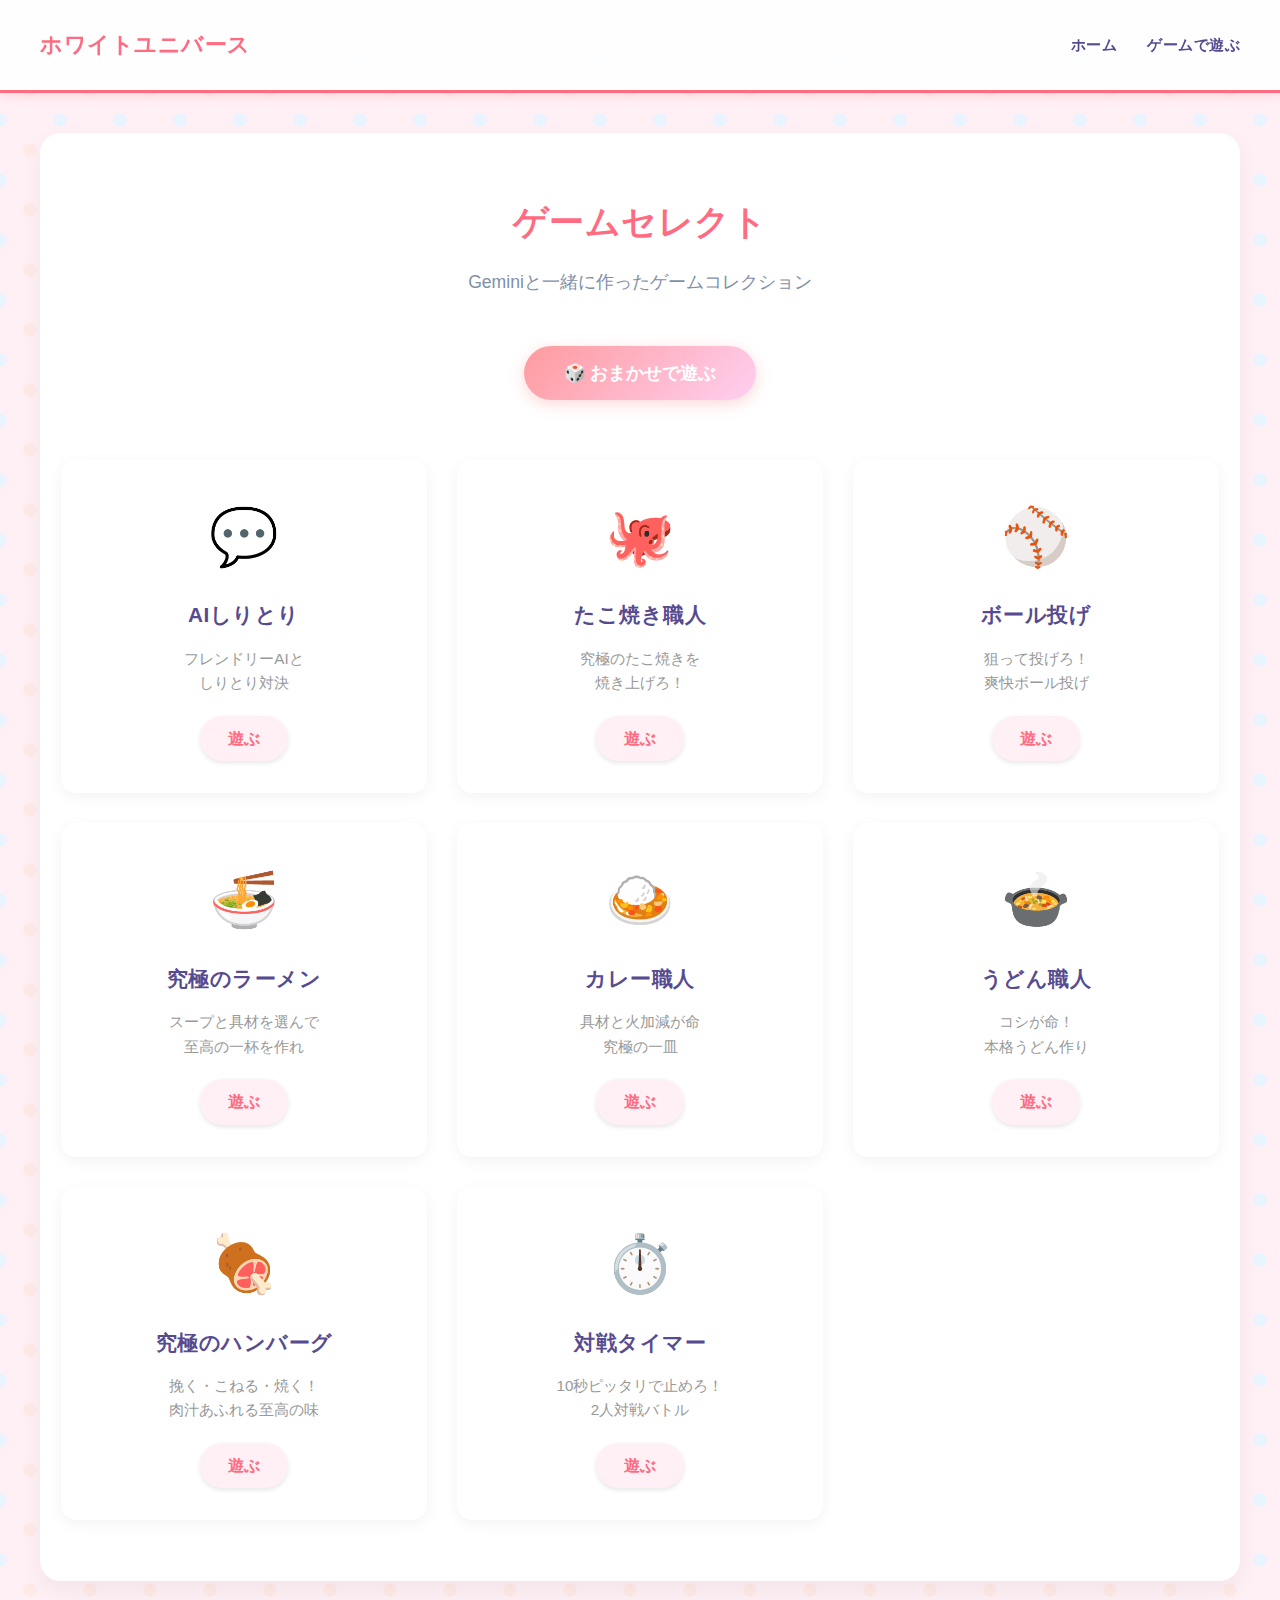
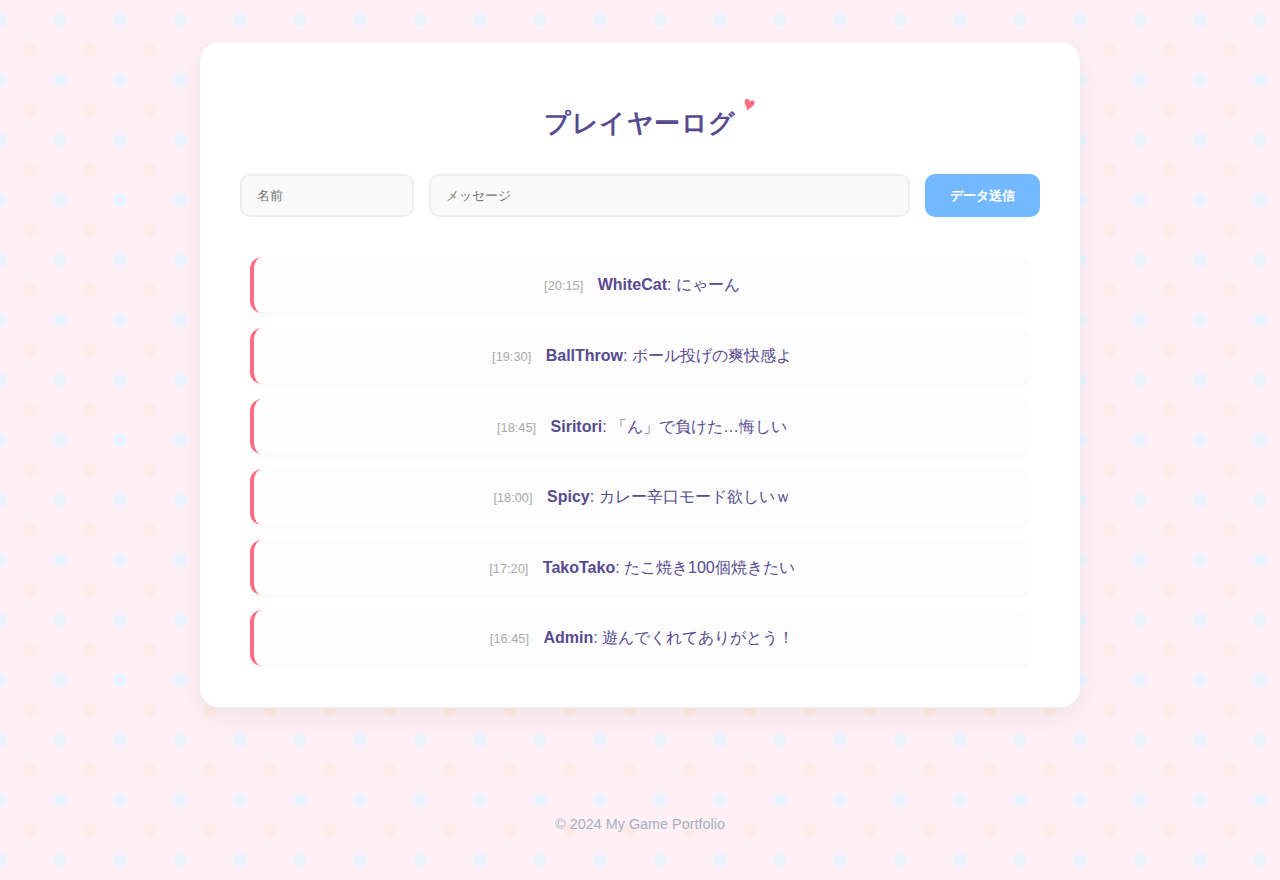
<file: index.html>
<!DOCTYPE html>
<html lang="ja">

<head>
    <meta charset="UTF-8">
    <meta name="viewport" content="width=device-width, initial-scale=1.0">
    <title>ホワイトユニバース</title>
    <link rel="preconnect" href="https://fonts.googleapis.com">
    <link rel="preconnect" href="https://fonts.gstatic.com" crossorigin>
    <link href="https://fonts.googleapis.com/css2?family=Press+Start+2P&display=swap" rel="stylesheet">
    <link rel="stylesheet" href="style.css">
</head>

<body>
    <header>
        <nav>
            <a href="index.html" class="logo">ホワイトユニバース</a>
            <ul class="nav-links">
                <li><a href="index.html">ホーム</a></li>
                <li><a href="game.html">ゲームで遊ぶ</a></li>
            </ul>
        </nav>
    </header>

    <main>
        <section class="hero">
            <h1>ゲームセレクト</h1>
            <p>Geminiと一緒に作ったゲームコレクション</p>

            <button onclick="playRandom()" class="random-btn">
                🎲 おまかせで遊ぶ
            </button> <!-- Added Random Button -->

            <div class="game-grid">
                <!-- Game Card: Siritori -->
                <a href="siritori.html" class="game-card">
                    <div class="card-content">
                        <div class="card-icon">💬</div>
                        <h2>AIしりとり</h2>
                        <p>フレンドリーAIと<br>しりとり対決</p>
                        <span class="play-btn">遊ぶ</span>
                    </div>
                </a>

                <!-- Game Card: Takoyaki -->
                <a href="takoyaki.html" class="game-card">
                    <div class="card-content">
                        <div class="card-icon">🐙</div>
                        <h2>たこ焼き職人</h2>
                        <p>究極のたこ焼きを<br>焼き上げろ！</p>
                        <span class="play-btn">遊ぶ</span>
                    </div>
                </a>

                <!-- Game Card: Ball Toss -->
                <a href="balltoss.html" class="game-card">
                    <div class="card-content">
                        <div class="card-icon">⚾</div>
                        <h2>ボール投げ</h2>
                        <p>狙って投げろ！<br>爽快ボール投げ</p>
                        <span class="play-btn">遊ぶ</span>
                    </div>
                </a>

                <!-- Game Card: Ramen -->
                <a href="ramen.html" class="game-card">
                    <div class="card-content">
                        <div class="card-icon">🍜</div>
                        <h2>究極のラーメン</h2>
                        <p>スープと具材を選んで<br>至高の一杯を作れ</p>
                        <span class="play-btn">遊ぶ</span>
                    </div>
                </a>

                <!-- Game Card: Curry -->
                <a href="curry.html" class="game-card">
                    <div class="card-content">
                        <div class="card-icon">🍛</div>
                        <h2>カレー職人</h2>
                        <p>具材と火加減が命<br>究極の一皿</p>
                        <span class="play-btn">遊ぶ</span>
                    </div>
                </a>

                <!-- Game Card: Udon -->
                <a href="udon.html" class="game-card">
                    <div class="card-content">
                        <div class="card-icon">🍲</div>
                        <h2>うどん職人</h2>
                        <p>コシが命！<br>本格うどん作り</p>
                        <span class="play-btn">遊ぶ</span>
                    </div>
                </a>
                <!-- Game Card: Hamburg -->
                <a href="hamburg.html" class="game-card">
                    <div class="card-content">
                        <div class="card-icon">🍖</div>
                        <h2>究極のハンバーグ</h2>
                        <p>挽く・こねる・焼く！<br>肉汁あふれる至高の味</p>
                        <span class="play-btn">遊ぶ</span>
                    </div>
                </a>

                <!-- Game Card: Timer Battle -->
                <a href="timer_battle.html" class="game-card">
                    <div class="card-content">
                        <div class="card-icon">⏱️</div>
                        <h2>対戦タイマー</h2>
                        <p>10秒ピッタリで止めろ！<br>2人対戦バトル</p>
                        <span class="play-btn">遊ぶ</span>
                    </div>
                </a>

            </div>
        </section>

        <!-- Comment Section -->
        <section class="comments-section">
            <h2 class="section-title">プレイヤーログ</h2>

            <div class="comment-form">
                <input type="text" id="p-name" placeholder="名前" maxlength="10">
                <input type="text" id="p-msg" placeholder="メッセージ" maxlength="30">
                <button onclick="postComment()">データ送信</button>
            </div>

            <div id="comment-list" class="comment-list">
                <!-- Comments will look like logs -->
            </div>
        </section>
    </main>

    <footer>
        <p>&copy; 2024 My Game Portfolio</p>
    </footer>

    <!-- Interactive Scripts -->
    <script>
        // --- Random Game ---
        const games = ['siritori.html', 'takoyaki.html', 'balltoss.html', 'ramen.html', 'curry.html', 'udon.html', 'hamburg.html', 'timer_battle.html'];
        function playRandom() {
            const random = games[Math.floor(Math.random() * games.length)];
            window.location.href = random;
        }

        // --- Mouse Trail (Snowflakes) ---
        document.addEventListener('mousemove', (e) => {
            if (Math.random() > 0.2) return; // Optimization
            const p = document.createElement('div');
            p.className = 'trail-particle';
            p.style.left = e.pageX + 'px';
            p.style.top = e.pageY + 'px';
            // Randomly use snow or heart
            p.innerHTML = Math.random() > 0.8 ? '♥' : '❄️';
            p.style.fontSize = Math.random() * 10 + 10 + 'px';
            p.style.background = 'transparent';
            p.style.color = Math.random() > 0.5 ? '#74b9ff' : '#ff6b81';

            document.body.appendChild(p);
            setTimeout(() => p.remove(), 1500);
        });

        // --- Konami Code ---
        const code = ['ArrowUp', 'ArrowUp', 'ArrowDown', 'ArrowDown', 'ArrowLeft', 'ArrowRight', 'ArrowLeft', 'ArrowRight', 'b', 'a'];
        let inputPos = 0;
        document.addEventListener('keydown', (e) => {
            if (e.key === code[inputPos]) {
                inputPos++;
                if (inputPos === code.length) {
                    activateEasterEgg();
                    inputPos = 0;
                }
            } else {
                inputPos = 0;
            }
        });

        function activateEasterEgg() {
            alert('KONAMI CODE ACTIVATED! SUPER MODE ON!');
            document.documentElement.style.filter = 'hue-rotate(90deg) contrast(1.2)';
            document.body.style.transform = 'scale(1.02)';
            setTimeout(() => {
                document.documentElement.style.filter = 'none';
                document.body.style.transform = 'none';
            }, 5000);
        }

        // --- Comment System (LocalStorage) ---
        function loadComments() {
            const list = document.getElementById('comment-list');
            list.innerHTML = '';
            let data = JSON.parse(localStorage.getItem('mySiteComments') || '[]');

            // Dummy Data Generator (Aggressive)
            // Always ensure we have at least 15 comments for the lively feel
            if (data.length < 15) {
                const fakes = [
                    { name: 'KAZUMA', msg: 'わーい！新しいデザインかわいい！', date: '09:12' },
                    { name: 'SnowMan', msg: '雪が降ってて癒される～❄️', date: '10:45' },
                    { name: 'ChocoLover', msg: 'バレンタイン気分あがる！', date: '11:20' },
                    { name: 'Guest', msg: 'ホワイトユニバース…名前カッコいい', date: '12:05' },
                    { name: 'UdonMaster', msg: 'うどん職人でハイスコア出した！', date: '13:30' },
                    { name: 'Valentine', msg: '隠し要素のハート見つけた？', date: '14:15' },
                    { name: 'CurryFan', msg: 'やっぱ冬はカレーだよね', date: '15:00' },
                    { name: 'Mochi', msg: 'お腹すいてきた…', date: '15:30' },
                    { name: 'RetroGamer', msg: 'ゲームのドット絵が好き', date: '16:10' },
                    { name: 'Admin', msg: '遊んでくれてありがとう！', date: '16:45' },
                    { name: 'TakoTako', msg: 'たこ焼き100個焼きたい', date: '17:20' },
                    { name: 'Spicy', msg: 'カレー辛口モード欲しいｗ', date: '18:00' },
                    { name: 'Siritori', msg: '「ん」で負けた…悔しい', date: '18:45' },
                    { name: 'BallThrow', msg: 'ボール投げの爽快感よ', date: '19:30' },
                    { name: 'WhiteCat', msg: 'にゃーん', date: '20:15' }
                ];
                // Add fakes to existing data
                data = [...data, ...fakes];
                // Sort by time roughly (optional, but let's keep order)

                // Limit to 100
                if (data.length > 100) data = data.slice(data.length - 100);

                localStorage.setItem('mySiteComments', JSON.stringify(data));
            }

            // Display in reverse chronological order (newest first)
            data.slice().reverse().forEach(c => {
                const div = document.createElement('div');
                div.className = 'log-entry';
                div.innerHTML = `<span class="log-time">[${c.date}]</span> <span class="log-user">${c.name}</span>: ${c.msg}`;
                list.appendChild(div);
            });

            if (data.length === 0) {
                list.innerHTML = '<div class="log-entry" style="opacity:0.5;">NO DATA FOUND...</div>';
            }
        }

        function postComment() {
            const name = document.getElementById('p-name').value.trim() || '名無し';
            const msg = document.getElementById('p-msg').value.trim();
            if (!msg) return;

            const data = JSON.parse(localStorage.getItem('mySiteComments') || '[]');
            const now = new Date();
            const timeStr = `${String(now.getHours()).padStart(2, 0)}:${String(now.getMinutes()).padStart(2, 0)}`;

            data.push({ name: name, msg: msg, date: timeStr });
            if (data.length > 100) data.shift(); // Limit to 100

            localStorage.setItem('mySiteComments', JSON.stringify(data));
            document.getElementById('p-msg').value = '';
            loadComments();
        }

        // Init
        loadComments();
    </script>
</body>

</html>
</file>
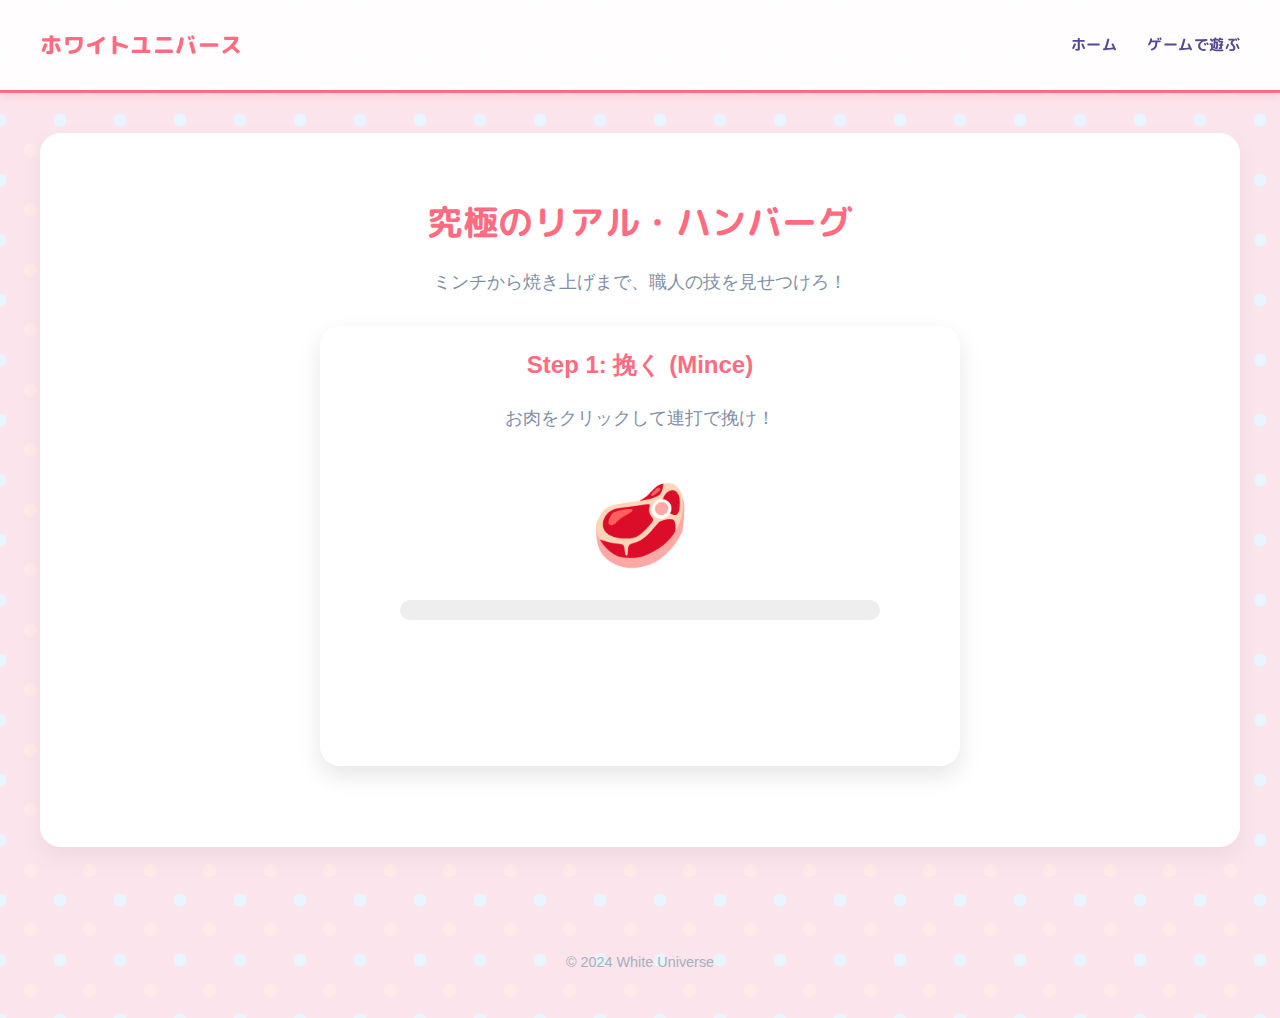
<file: hamburg.html>
<!DOCTYPE html>
<html lang="ja">

<head>
    <meta charset="UTF-8">
    <meta name="viewport" content="width=device-width, initial-scale=1.0">
    <title>究極のリアル・ハンバーグ・シュミレーター</title>
    <link rel="preconnect" href="https://fonts.googleapis.com">
    <link rel="preconnect" href="https://fonts.gstatic.com" crossorigin>
    <link href="https://fonts.googleapis.com/css2?family=M+PLUS+Rounded+1c:wght@400;800&display=swap" rel="stylesheet">
    <link rel="stylesheet" href="style.css">
    <style>
        /* Game Specific Styles */
        body {
            background-color: #fce4ec;
            /* Light Pink for Hamburg theme? or stick to global */
            /* Using global style.css but overriding some for game container specific needs */
        }

        #game-area {
            background: #fff;
            border-radius: 20px;
            padding: 20px;
            max-width: 600px;
            margin: 20px auto;
            box-shadow: 0 10px 25px rgba(0, 0, 0, 0.1);
            text-align: center;
            min-height: 400px;
            position: relative;
            overflow: hidden;
        }

        .phase-indicator {
            font-size: 1.5rem;
            color: var(--primary-color);
            margin-bottom: 20px;
            font-weight: bold;
        }

        /* --- Mincing Phase --- */
        #meat-block {
            font-size: 5rem;
            cursor: pointer;
            user-select: none;
            transition: transform 0.1s;
        }

        #meat-block:active {
            transform: scale(0.9);
        }

        .minced-count {
            font-size: 1.2rem;
            color: #555;
        }

        /* --- Kneading Phase --- */
        #bowl {
            width: 200px;
            height: 100px;
            background: #ddd;
            border-radius: 0 0 100px 100px;
            margin: 50px auto;
            position: relative;
        }

        #patty-raw {
            width: 100px;
            height: 80px;
            background: #e57373;
            border-radius: 50%;
            position: absolute;
            top: -40px;
            left: 50px;
            transition: top 0.2s, transform 0.2s;
        }

        .air-bubble {
            position: absolute;
            color: rgba(255, 255, 255, 0.7);
            font-size: 1.5rem;
            pointer-events: none;
            animation: popUp 0.5s forwards;
        }

        @keyframes popUp {
            to {
                transform: translateY(-50px);
                opacity: 0;
            }
        }

        /* --- Grilling Phase --- */
        #pan {
            width: 300px;
            height: 300px;
            background: #333;
            border-radius: 50%;
            margin: 20px auto;
            position: relative;
            display: flex;
            justify-content: center;
            align-items: center;
            border: 10px solid #555;
        }

        #patty-grill {
            width: 140px;
            height: 110px;
            background: #e57373;
            border-radius: 40%;
            cursor: pointer;
            transition: background 1s;
            position: relative;
        }

        .smoke {
            position: absolute;
            top: -20px;
            left: 50%;
            font-size: 2rem;
            opacity: 0;
            animation: rise 2s infinite;
        }

        @keyframes rise {
            0% {
                transform: translateY(0) scale(1);
                opacity: 0.5;
            }

            100% {
                transform: translateY(-40px) scale(1.5);
                opacity: 0;
            }
        }

        /* --- Result --- */
        .score-display {
            font-size: 2rem;
            color: #e1b12c;
            font-weight: bold;
        }

        .comment {
            font-size: 1.2rem;
            margin-top: 10px;
            color: var(--text-color);
        }

        /* Controls */
        .action-btn {
            background: var(--primary-color);
            color: white;
            border: none;
            padding: 10px 20px;
            border-radius: 50px;
            font-size: 1rem;
            cursor: pointer;
            margin-top: 20px;
            box-shadow: 0 4px 10px rgba(0, 0, 0, 0.1);
        }

        .action-btn:disabled {
            background: #ccc;
            cursor: not-allowed;
        }

        .meter-container {
            width: 80%;
            height: 20px;
            background: #eee;
            border-radius: 10px;
            margin: 10px auto;
            overflow: hidden;
        }

        .meter-fill {
            height: 100%;
            background: var(--secondary-color);
            width: 0%;
            transition: width 0.1s;
        }
    </style>
</head>

<body>

    <header>
        <nav>
            <a href="index.html" class="logo">ホワイトユニバース</a>
            <ul class="nav-links">
                <li><a href="index.html">ホーム</a></li>
                <li><a href="game.html">ゲームで遊ぶ</a></li>
            </ul>
        </nav>
    </header>

    <main>
        <section class="hero">
            <h1>究極のリアル・ハンバーグ</h1>
            <p>ミンチから焼き上げまで、職人の技を見せつけろ！</p>

            <div id="game-area">
                <div id="phase-1" class="phase">
                    <div class="phase-indicator">Step 1: 挽く (Mince)</div>
                    <p>お肉をクリックして連打で挽け！</p>
                    <div id="meat-block" onclick="minceMeat()">🥩</div>
                    <div class="meter-container">
                        <div id="mince-meter" class="meter-fill"></div>
                    </div>
                </div>

                <div id="phase-2" class="phase" style="display:none;">
                    <div class="phase-indicator">Step 2: こねる (Knead)</div>
                    <p>「PUNCH」ボタンをリズムよく押して空気を抜け！</p>
                    <div id="bowl">
                        <div id="patty-raw"></div>
                    </div>
                    <button id="knead-btn" class="action-btn" onclick="kneadPatty()">PUNCH! (空気抜き)</button>
                    <div class="meter-container">
                        <div id="air-meter" class="meter-fill" style="width:100%; background:#e57373;"></div>
                    </div>
                </div>

                <div id="phase-3" class="phase" style="display:none;">
                    <div class="phase-indicator">Step 3: 焼く (Grill)</div>
                    <p>色が変わったらひっくり返せ！ (裏表1回ずつ)</p>
                    <div id="pan">
                        <div id="patty-grill" onclick="flipPatty()">
                            <div class="smoke">💭</div>
                        </div>
                    </div>
                    <div id="grill-status">表面: <span id="side-a-status">生</span> / 裏面: <span id="side-b-status">生</span>
                    </div>
                    <button id="finish-btn" class="action-btn" onclick="finishCooking()">完成！</button>
                </div>

                <div id="phase-4" class="phase" style="display:none;">
                    <div class="phase-indicator">実食 (Result)</div>
                    <div id="final-patty" style="font-size:5rem;">🍖</div>
                    <div class="score-display">Score: <span id="score">0</span></div>
                    <div class="comment" id="judge-comment">...</div>
                    <button class="action-btn" onclick="location.reload()">もう一度作る</button>
                    <br><br>
                    <a href="index.html" style="color:var(--secondary-color);">ホームに戻る</a>
                </div>
            </div>
        </section>
    </main>

    <footer>
        <p>&copy; 2024 White Universe</p>
    </footer>

    <script>
        // Game State
        let gameState = {
            minceProgress: 0,
            airLevel: 100,
            grillTimeA: 0,
            grillTimeB: 0,
            currentSide: 'A', // A or B
            isCooking: false,
            interval: null
        };

        // --- Phase 1: Mince ---
        function minceMeat() {
            gameState.minceProgress += 5;
            document.getElementById('mince-meter').style.width = gameState.minceProgress + '%';

            // Visual feedback
            const meat = document.getElementById('meat-block');
            meat.style.transform = 'scale(0.9) rotate(' + (Math.random() * 20 - 10) + 'deg)';
            setTimeout(() => meat.style.transform = 'none', 50);

            if (gameState.minceProgress >= 100) {
                setTimeout(startPhase2, 500);
            }
        }

        // --- Phase 2: Knead ---
        function startPhase2() {
            document.getElementById('phase-1').style.display = 'none';
            document.getElementById('phase-2').style.display = 'block';
        }

        function kneadPatty() {
            if (gameState.airLevel <= 0) return;

            gameState.airLevel -= 5;
            document.getElementById('air-meter').style.width = gameState.airLevel + '%';

            // Animation
            const patty = document.getElementById('patty-raw');
            patty.style.top = '0px';
            patty.style.transform = 'scaleX(1.1) scaleY(0.9)';

            // Air bubble effect
            const bubble = document.createElement('div');
            bubble.className = 'air-bubble';
            bubble.innerText = '💨';
            bubble.style.left = Math.random() * 100 + 50 + 'px';
            bubble.style.top = '0px';
            document.getElementById('bowl').appendChild(bubble);
            setTimeout(() => bubble.remove(), 500);

            setTimeout(() => {
                patty.style.top = '-40px';
                patty.style.transform = 'none';
            }, 150);

            if (gameState.airLevel <= 10) { // Good enough
                document.getElementById('knead-btn').innerText = '成形完了！次へ！';
                document.getElementById('knead-btn').onclick = startPhase3;
                document.getElementById('knead-btn').style.background = 'var(--secondary-color)';
            }
        }

        // --- Phase 3: Grill ---
        function startPhase3() {
            document.getElementById('phase-2').style.display = 'none';
            document.getElementById('phase-3').style.display = 'block';
            gameState.isCooking = true;
            gameState.interval = setInterval(cookingLoop, 100);
        }

        function cookingLoop() {
            if (!gameState.isCooking) return;

            if (gameState.currentSide === 'A') {
                gameState.grillTimeA += 0.1;
                updateColor(gameState.grillTimeA);
                document.getElementById('side-a-status').innerText = getDoneness(gameState.grillTimeA);
            } else {
                gameState.grillTimeB += 0.1;
                updateColor(gameState.grillTimeB);
                document.getElementById('side-b-status').innerText = getDoneness(gameState.grillTimeB);
            }
        }

        function updateColor(time) {
            const patty = document.getElementById('patty-grill');
            // Raw (e57373) -> Brown (8d6e63) -> Burnt (3e2723)
            if (time < 5) {
                patty.style.background = '#e57373'; // Raw
            } else if (time < 10) {
                patty.style.background = '#d7ccc8'; // Cooking
            } else if (time < 15) {
                patty.style.background = '#8d6e63'; // Good
            } else {
                patty.style.background = '#3e2723'; // Burnt
            }
        }

        function getDoneness(time) {
            if (time < 5) return '生 (Raw)';
            if (time < 10) return '半生 (Rare)';
            if (time < 15) return '適正 (Good)';
            return '焦げ (Burnt)';
        }

        function flipPatty() {
            if (gameState.currentSide === 'A') {
                gameState.currentSide = 'B';
                const patty = document.getElementById('patty-grill');
                patty.style.transform = 'rotateX(180deg)';
                // Reset visual color for B side logic (simulated)
                // In reality, we just track internal timer, visual shows current side
                updateColor(gameState.grillTimeB);
            } else {
                gameState.currentSide = 'A';
                const patty = document.getElementById('patty-grill');
                patty.style.transform = 'rotateX(0deg)';
                updateColor(gameState.grillTimeA);
            }
        }

        function finishCooking() {
            clearInterval(gameState.interval);
            showResult();
        }

        // --- Phase 4: Result ---
        function showResult() {
            document.getElementById('phase-3').style.display = 'none';
            document.getElementById('phase-4').style.display = 'block';

            // Calculate Score
            // Perfect time is 12-14 seconds per side
            const diffA = Math.abs(13 - gameState.grillTimeA);
            const diffB = Math.abs(13 - gameState.grillTimeB);
            const airPenalty = gameState.airLevel; // Less air = better

            let score = 100 - (diffA * 5) - (diffB * 5) - (airPenalty * 0.5);
            if (score > 100) score = 100;
            if (score < 0) score = 0;
            score = Math.floor(score);

            document.getElementById('score').innerText = score;

            let comment = "";
            let pattyEmoji = "🍖";

            if (score === 100) {
                comment = "神のハンバーグ！肉汁の洪水だ！";
                pattyEmoji = "✨🍖✨";
            } else if (score >= 80) {
                comment = "美味しい！お店レベルの完成度。";
            } else if (score >= 50) {
                comment = "家庭の味。また食べたくなるね。";
            } else if (gameState.grillTimeA > 15 || gameState.grillTimeB > 15) {
                comment = "焦げてる...苦い...";
                pattyEmoji = "⚫";
            } else {
                comment = "生焼けだ...お腹壊すかも？";
                pattyEmoji = "🤢";
            }

            document.getElementById('judge-comment').innerText = comment;
            document.getElementById('final-patty').innerText = pattyEmoji;
        }

    </script>
</body>

</html>
</file>
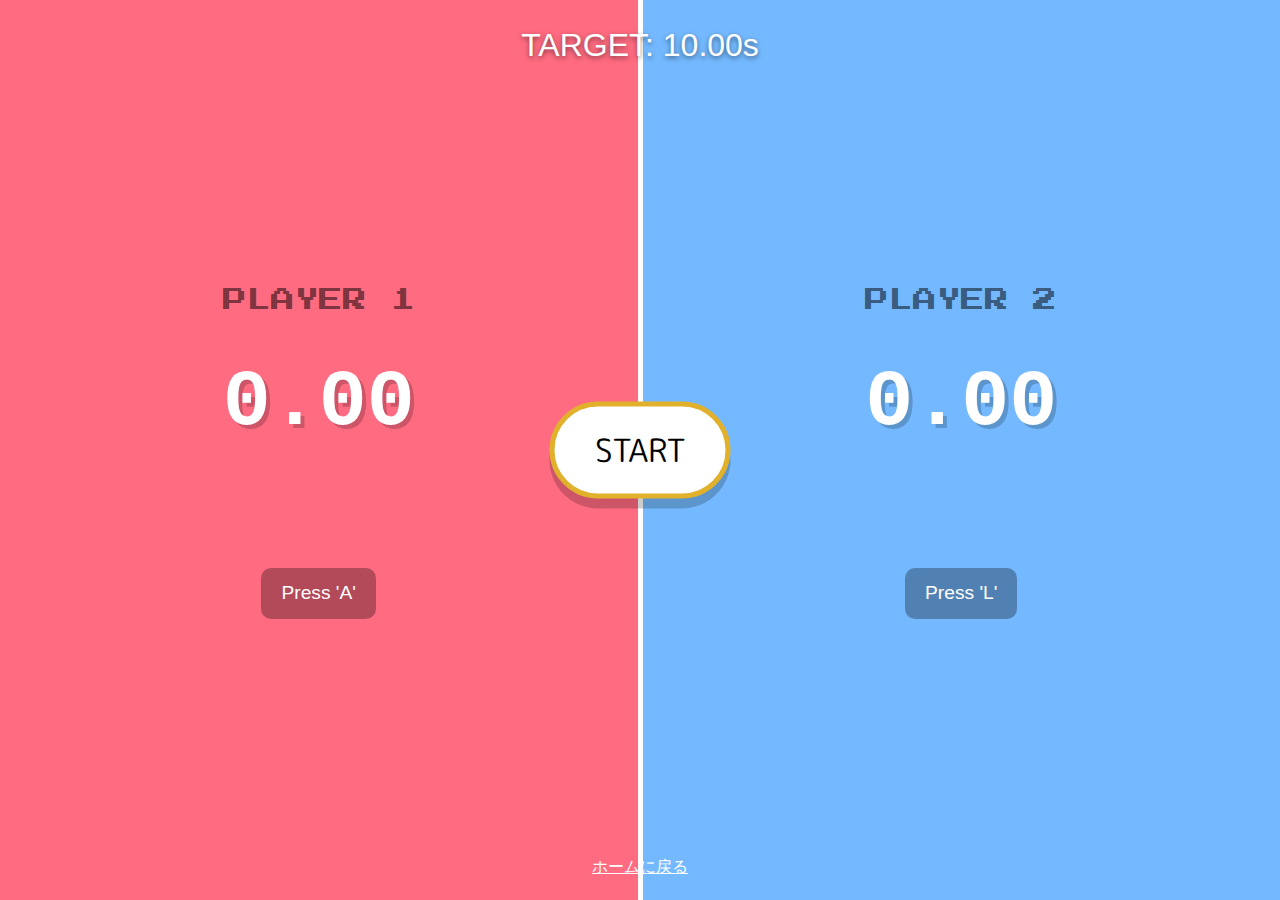
<file: timer_battle.html>
<!DOCTYPE html>
<html lang="ja">

<head>
    <meta charset="UTF-8">
    <meta name="viewport" content="width=device-width, initial-scale=1.0">
    <title>2人対戦：タイマーストップバトル</title>
    <link rel="preconnect" href="https://fonts.googleapis.com">
    <link rel="preconnect" href="https://fonts.gstatic.com" crossorigin>
    <link href="https://fonts.googleapis.com/css2?family=M+PLUS+Rounded+1c:wght@800&family=Press+Start+2P&display=swap"
        rel="stylesheet">
    <link rel="stylesheet" href="style.css">
    <style>
        body {
            overflow: hidden;
            /* Prevent scrolling during play */
            background: #222;
        }

        #game-wrapper {
            display: flex;
            height: 100vh;
            width: 100vw;
        }

        .player-zone {
            flex: 1;
            display: flex;
            flex-direction: column;
            justify-content: center;
            align-items: center;
            position: relative;
            transition: background 0.2s;
        }

        #p1-zone {
            background-color: #ff6b81;
            /* Red/Pink */
            border-right: 5px solid #fff;
        }

        #p2-zone {
            background-color: #74b9ff;
            /* Blue */
        }

        .player-label {
            font-family: 'Press Start 2P', cursive;
            font-size: 1.5rem;
            color: rgba(0, 0, 0, 0.5);
            margin-bottom: 20px;
        }

        .timer-display {
            font-family: 'Courier New', monospace;
            font-size: 5rem;
            font-weight: bold;
            color: #fff;
            text-shadow: 4px 4px 0px rgba(0, 0, 0, 0.2);
        }

        .key-hint {
            margin-top: 30px;
            font-size: 1.2rem;
            color: #fff;
            background: rgba(0, 0, 0, 0.3);
            padding: 10px 20px;
            border-radius: 10px;
        }

        .result-msg {
            font-size: 2rem;
            color: #fff;
            font-weight: bold;
            margin-top: 20px;
            opacity: 0;
            transition: opacity 0.5s;
        }

        #center-control {
            position: absolute;
            top: 50%;
            left: 50%;
            transform: translate(-50%, -50%);
            z-index: 100;
            text-align: center;
        }

        .start-btn {
            padding: 20px 40px;
            font-size: 2rem;
            font-family: 'M PLUS Rounded 1c', sans-serif;
            background: #fff;
            border: 5px solid #e1b12c;
            border-radius: 50px;
            cursor: pointer;
            box-shadow: 0 10px 0 rgba(0, 0, 0, 0.2);
            transition: transform 0.1s, box-shadow 0.1s;
        }

        .start-btn:active {
            transform: translate(-50%, -50%) translateY(5px);
            box-shadow: 0 5px 0 rgba(0, 0, 0, 0.2);
        }

        #target-display {
            position: absolute;
            top: 20px;
            left: 50%;
            transform: translateX(-50%);
            color: #fff;
            font-size: 2rem;
            z-index: 100;
            text-shadow: 0 2px 5px rgba(0, 0, 0, 0.5);
        }

        .win-effect {
            animation: winPulse 0.5s infinite alternate;
        }

        @keyframes winPulse {
            from {
                filter: brightness(1);
            }

            to {
                filter: brightness(1.2);
            }
        }

        .lose-effect {
            filter: grayscale(0.8);
        }

        #home-link {
            position: absolute;
            bottom: 20px;
            left: 50%;
            transform: translateX(-50%);
            color: #fff;
            z-index: 100;
            font-size: 1rem;
        }
    </style>
</head>

<body>

    <div id="target-display">TARGET: 10.00s</div>

    <div id="game-wrapper">
        <!-- Player 1 -->
        <div id="p1-zone" class="player-zone">
            <div class="player-label">PLAYER 1</div>
            <div id="p1-timer" class="timer-display">0.00</div>
            <div class="result-msg" id="p1-result">WIN!</div>
            <div class="key-hint">Press 'A'</div>
        </div>

        <!-- Player 2 -->
        <div id="p2-zone" class="player-zone">
            <div class="player-label">PLAYER 2</div>
            <div id="p2-timer" class="timer-display">0.00</div>
            <div class="result-msg" id="p2-result">LOSE...</div>
            <div class="key-hint">Press 'L'</div>
        </div>
    </div>

    <div id="center-control">
        <button class="start-btn" onclick="startGame()">START</button>
    </div>

    <a href="index.html" id="home-link">ホームに戻る</a>

    <script>
        let startTime;
        let p1Time = null;
        let p2Time = null;
        let isRunning = false;
        let timerInterval;
        const TARGET = 10.00;

        function startGame() {
            // Reset
            p1Time = null;
            p2Time = null;
            isRunning = false;
            clearInterval(timerInterval);

            document.getElementById('p1-timer').innerText = "0.00";
            document.getElementById('p2-timer').innerText = "0.00";
            document.getElementById('p1-zone').className = 'player-zone';
            document.getElementById('p2-zone').className = 'player-zone';
            document.getElementById('p1-result').style.opacity = '0';
            document.getElementById('p2-result').style.opacity = '0';
            document.getElementById('center-control').style.display = 'none';

            // Countdown
            let count = 3;
            document.getElementById('target-display').innerText = count;

            let countInterval = setInterval(() => {
                count--;
                if (count > 0) {
                    document.getElementById('target-display').innerText = count;
                } else {
                    clearInterval(countInterval);
                    document.getElementById('target-display').innerText = "START! -> 10.00s";
                    beginTimer();
                }
            }, 1000);
        }

        function beginTimer() {
            startTime = Date.now();
            isRunning = true;

            timerInterval = setInterval(() => {
                const now = Date.now();
                const elapsed = (now - startTime) / 1000;

                // Blind Mode: Hide after 3 seconds
                if (elapsed > 3.0 && isRunning) {
                    if (p1Time === null) document.getElementById('p1-timer').innerText = "??.??";
                    if (p2Time === null) document.getElementById('p2-timer').innerText = "??.??";
                } else {
                    if (p1Time === null) document.getElementById('p1-timer').innerText = elapsed.toFixed(2);
                    if (p2Time === null) document.getElementById('p2-timer').innerText = elapsed.toFixed(2);
                }

                // Auto stop if too long (e.g. 30s)
                if (elapsed > 30) {
                    finishGame();
                }

            }, 10); // Update frequently
        }

        document.addEventListener('keydown', (e) => {
            if (!isRunning) return;

            // Player 1: 'a'
            if (e.key.toLowerCase() === 'a' && p1Time === null) {
                p1Time = (Date.now() - startTime) / 1000;
                document.getElementById('p1-timer').innerText = "STOP";
                checkFinish();
            }

            // Player 2: 'l'
            if (e.key.toLowerCase() === 'l' && p2Time === null) {
                p2Time = (Date.now() - startTime) / 1000;
                document.getElementById('p2-timer').innerText = "STOP";
                checkFinish();
            }
        });

        function checkFinish() {
            if (p1Time !== null && p2Time !== null) {
                finishGame();
            }
        }

        function finishGame() {
            isRunning = false;
            clearInterval(timerInterval);

            // Show times
            if (p1Time === null) p1Time = 30.00; // Penalty
            if (p2Time === null) p2Time = 30.00; // Penalty

            document.getElementById('p1-timer').innerText = p1Time.toFixed(2);
            document.getElementById('p2-timer').innerText = p2Time.toFixed(2);

            // Calc diff
            const diff1 = Math.abs(TARGET - p1Time);
            const diff2 = Math.abs(TARGET - p2Time);

            const p1Res = document.getElementById('p1-result');
            const p2Res = document.getElementById('p2-result');
            const p1Zone = document.getElementById('p1-zone');
            const p2Zone = document.getElementById('p2-zone');

            // Draw
            if (diff1 === diff2) {
                p1Res.innerText = "DRAW";
                p2Res.innerText = "DRAW";
                p1Res.style.opacity = '1';
                p2Res.style.opacity = '1';
            } else if (diff1 < diff2) {
                // P1 Win
                p1Res.innerText = "WINNER!";
                p2Res.innerText = "LOSE...";
                p1Res.style.opacity = '1';
                p2Res.style.opacity = '1';
                p1Zone.classList.add('win-effect');
                p2Zone.classList.add('lose-effect');
            } else {
                // P2 Win
                p1Res.innerText = "LOSE...";
                p2Res.innerText = "WINNER!";
                p1Res.style.opacity = '1';
                p2Res.style.opacity = '1';
                p1Zone.classList.add('lose-effect');
                p2Zone.classList.add('win-effect');
            }

            // Show visual button again after delay
            setTimeout(() => {
                document.getElementById('center-control').style.display = 'block';
                document.querySelector('.start-btn').innerText = "RETRY";
            }, 2000);
        }
    </script>
</body>

</html>
</file>
<file: style.css>
:root {
    --primary-color: #ff6b81;
    /* Soft Valentine Pink */
    --secondary-color: #74b9ff;
    /* Winter Blue */
    --background-color: #fff0f5;
    /* Lavender Blush */
    --text-color: #574b90;
    /* Soft Purple Navy */
    --header-bg: rgba(255, 255, 255, 0.9);
    --card-bg: #ffffff;
    --border-color: #ffcccc;
    /* Light Pink Border */
    --accent-gold: #e1b12c;
}

body {
    font-family: 'Helvetica Neue', Arial, 'Hiragino Kaku Gothic ProN', 'Hiragino Sans', Meiryo, sans-serif;
    margin: 0;
    padding: 0;
    background-color: var(--background-color);
    background-image: radial-gradient(#ffeae8 15%, transparent 16%), radial-gradient(#e8f4ff 15%, transparent 16%);
    background-size: 60px 60px;
    background-position: 0 0, 30px 30px;
    color: var(--text-color);
    line-height: 1.6;
}

/* Elegant Font for Headings */
h1,
h2,
h3,
.logo,
.nav-links a,
.cta-button {
    font-family: 'M PLUS Rounded 1c', sans-serif;
    /* Soft Rounded Font if available, else fallback */
    font-weight: bold;
    letter-spacing: 0.5px;
}

header {
    background-color: var(--header-bg);
    border-bottom: 3px solid var(--primary-color);
    box-shadow: 0 2px 10px rgba(255, 107, 129, 0.2);
    padding: 1rem 0;
    position: sticky;
    top: 0;
    z-index: 100;
}

nav {
    max-width: 1200px;
    margin: 0 auto;
    padding: 0 20px;
    display: flex;
    justify-content: space-between;
    align-items: center;
}

.logo {
    font-size: 1.4rem;
    color: var(--primary-color);
    text-decoration: none;
    font-weight: 800;
}

.nav-links {
    list-style: none;
    display: flex;
    gap: 30px;
}

.nav-links a {
    text-decoration: none;
    color: var(--text-color);
    font-size: 0.95rem;
    position: relative;
    transition: color 0.3s;
}

.nav-links a:hover {
    color: var(--primary-color);
}

main {
    max-width: 1200px;
    margin: 40px auto;
    padding: 0 20px;
    text-align: center;
}

.hero {
    background: var(--card-bg);
    border-radius: 20px;
    padding: 60px 20px;
    position: relative;
    margin-bottom: 40px;
    box-shadow: 0 10px 25px rgba(0, 0, 0, 0.05);
    border: 1px solid white;
}

.hero h1 {
    margin: 0 0 15px;
    font-size: 2.2rem;
    color: var(--primary-color);
}

.hero p {
    font-size: 1.1rem;
    color: #7f8fa6;
    margin-bottom: 30px;
}

/* --- Game Selection Grid --- */
.game-grid {
    display: grid;
    grid-template-columns: repeat(auto-fit, minmax(280px, 1fr));
    gap: 30px;
    margin-top: 40px;
}

.game-card {
    display: block;
    background: #fff;
    border-radius: 15px;
    padding: 30px 20px;
    text-decoration: none;
    color: var(--text-color);
    transition: transform 0.3s, box-shadow 0.3s;
    box-shadow: 0 4px 15px rgba(0, 0, 0, 0.05);
    border: 2px solid transparent;
}

.game-card:hover {
    transform: translateY(-5px);
    box-shadow: 0 15px 30px rgba(255, 107, 129, 0.2);
    border-color: var(--primary-color);
}

.card-icon {
    font-size: 3.5rem;
    margin-bottom: 15px;
    transition: transform 0.3s;
}

.game-card:hover .card-icon {
    transform: scale(1.1) rotate(10deg);
}

.game-card h2 {
    font-size: 1.3rem;
    color: var(--text-color);
    margin-bottom: 10px;
}

.game-card p {
    font-size: 0.95rem;
    color: #999;
    margin-bottom: 20px;
}

.play-btn {
    display: inline-block;
    padding: 10px 28px;
    background: var(--background-color);
    color: var(--primary-color);
    font-weight: bold;
    border-radius: 50px;
    transition: all 0.2s;
    box-shadow: 0 2px 5px rgba(0, 0, 0, 0.1);
}

.game-card:hover .play-btn {
    background: var(--primary-color);
    color: #fff;
    box-shadow: 0 5px 15px rgba(255, 107, 129, 0.4);
}

footer {
    text-align: center;
    padding: 30px;
    margin-top: 60px;
    color: #a4b0be;
    font-size: 0.9rem;
}

/* --- Enhancements (February Style) --- */

/* Random Button */
.random-btn {
    display: inline-block;
    margin: 20px auto;
    padding: 15px 40px;
    font-size: 1.1rem;
    font-weight: bold;
    color: #fff;
    background: linear-gradient(135deg, #ff9a9e 0%, #fecfef 99%, #fecfef 100%);
    border: none;
    border-radius: 50px;
    cursor: pointer;
    box-shadow: 0 4px 15px rgba(255, 154, 158, 0.4);
    transition: transform 0.2s;
}

.random-btn:hover {
    transform: scale(1.05) translateY(-2px);
    box-shadow: 0 6px 20px rgba(255, 154, 158, 0.6);
}

/* Mouse Trail (Snow/Hearts) */
.trail-particle {
    position: absolute;
    width: 8px;
    height: 8px;
    background: #ff7675;
    /* Salmon Pink */
    border-radius: 50%;
    /* Can be changed to heart shape in CSS if needed, but circles are fine snow */
    pointer-events: none;
    animation: fallDown 1s forwards;
    z-index: 9999;
    opacity: 0.7;
}

@keyframes fallDown {
    to {
        opacity: 0;
        transform: translateY(30px) rotate(45deg);
    }
}

/* Comment Section (Diary Style) */
.comments-section {
    max-width: 800px;
    margin: 60px auto;
    padding: 40px;
    background-color: #fff;
    border-radius: 20px;
    box-shadow: 0 10px 30px rgba(0, 0, 0, 0.05);
    border: 1px solid #eee;
}

.section-title {
    text-align: center;
    color: var(--text-color);
    margin-bottom: 30px;
    font-size: 1.6rem;
    position: relative;
    display: inline-block;
}

.section-title::after {
    content: '♥';
    font-size: 0.8em;
    color: var(--primary-color);
    position: absolute;
    top: -15px;
    right: -20px;
    transform: rotate(15deg);
}

.comment-form {
    display: flex;
    gap: 15px;
    margin-bottom: 30px;
    justify-content: center;
    flex-wrap: wrap;
}

.comment-form input {
    background: #f9f9f9;
    border: 2px solid #eee;
    color: #555;
    padding: 12px 15px;
    border-radius: 10px;
    transition: border 0.3s;
}

.comment-form input:focus {
    border-color: var(--secondary-color);
    outline: none;
}

.comment-form input#p-name {
    width: 140px;
}

.comment-form input#p-msg {
    flex: 1;
    min-width: 250px;
}

.comment-form button {
    background: var(--secondary-color);
    color: #fff;
    border: none;
    padding: 12px 25px;
    cursor: pointer;
    font-weight: bold;
    border-radius: 10px;
    transition: background 0.3s;
}

.comment-form button:hover {
    background: #54a0ff;
}

.comment-list {
    max-height: 400px;
    overflow-y: auto;
    padding: 10px;
}

.log-entry {
    margin-bottom: 15px;
    padding: 15px;
    background: #fdfdfd;
    border-radius: 12px;
    border-left: 4px solid var(--primary-color);
    box-shadow: 0 2px 5px rgba(0, 0, 0, 0.03);
}

.log-time {
    color: #aaa;
    font-size: 0.8rem;
    margin-right: 10px;
}

.log-user {
    color: var(--text-color);
    font-weight: bold;
}
</file>
